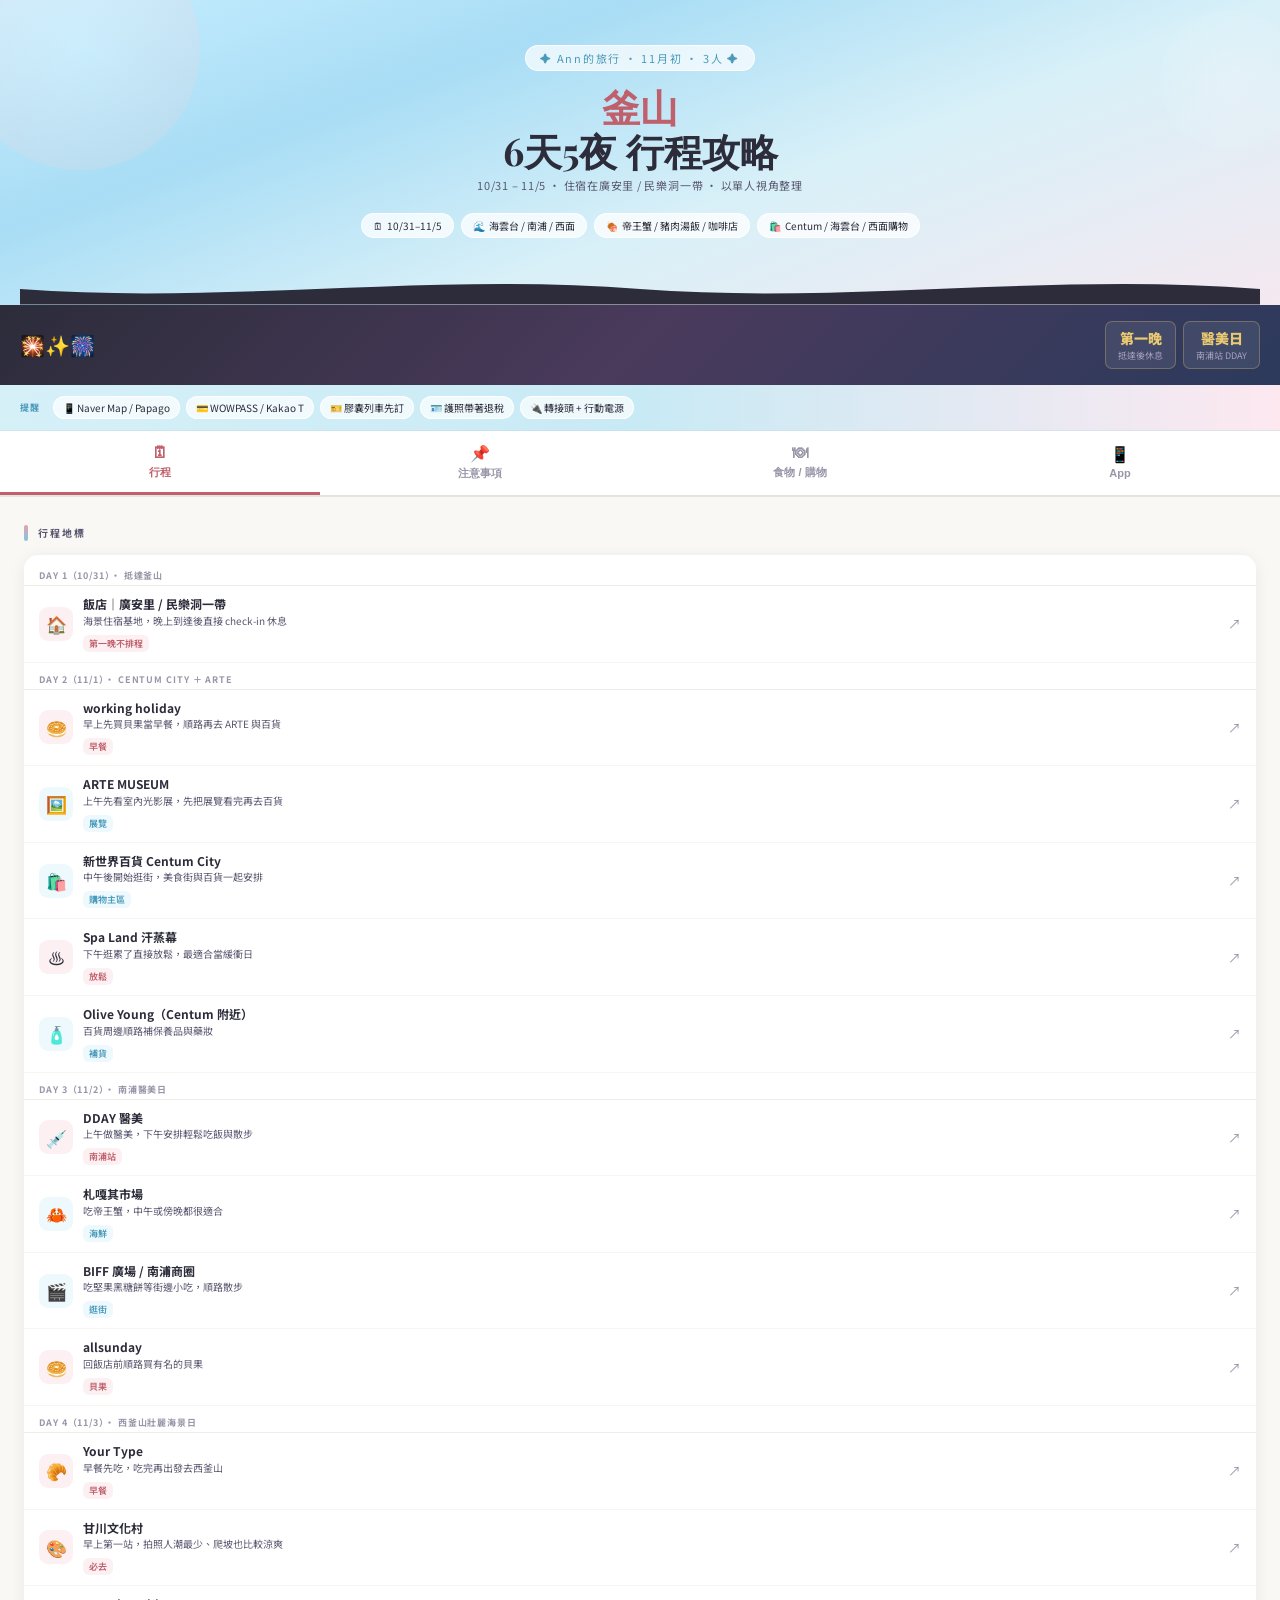
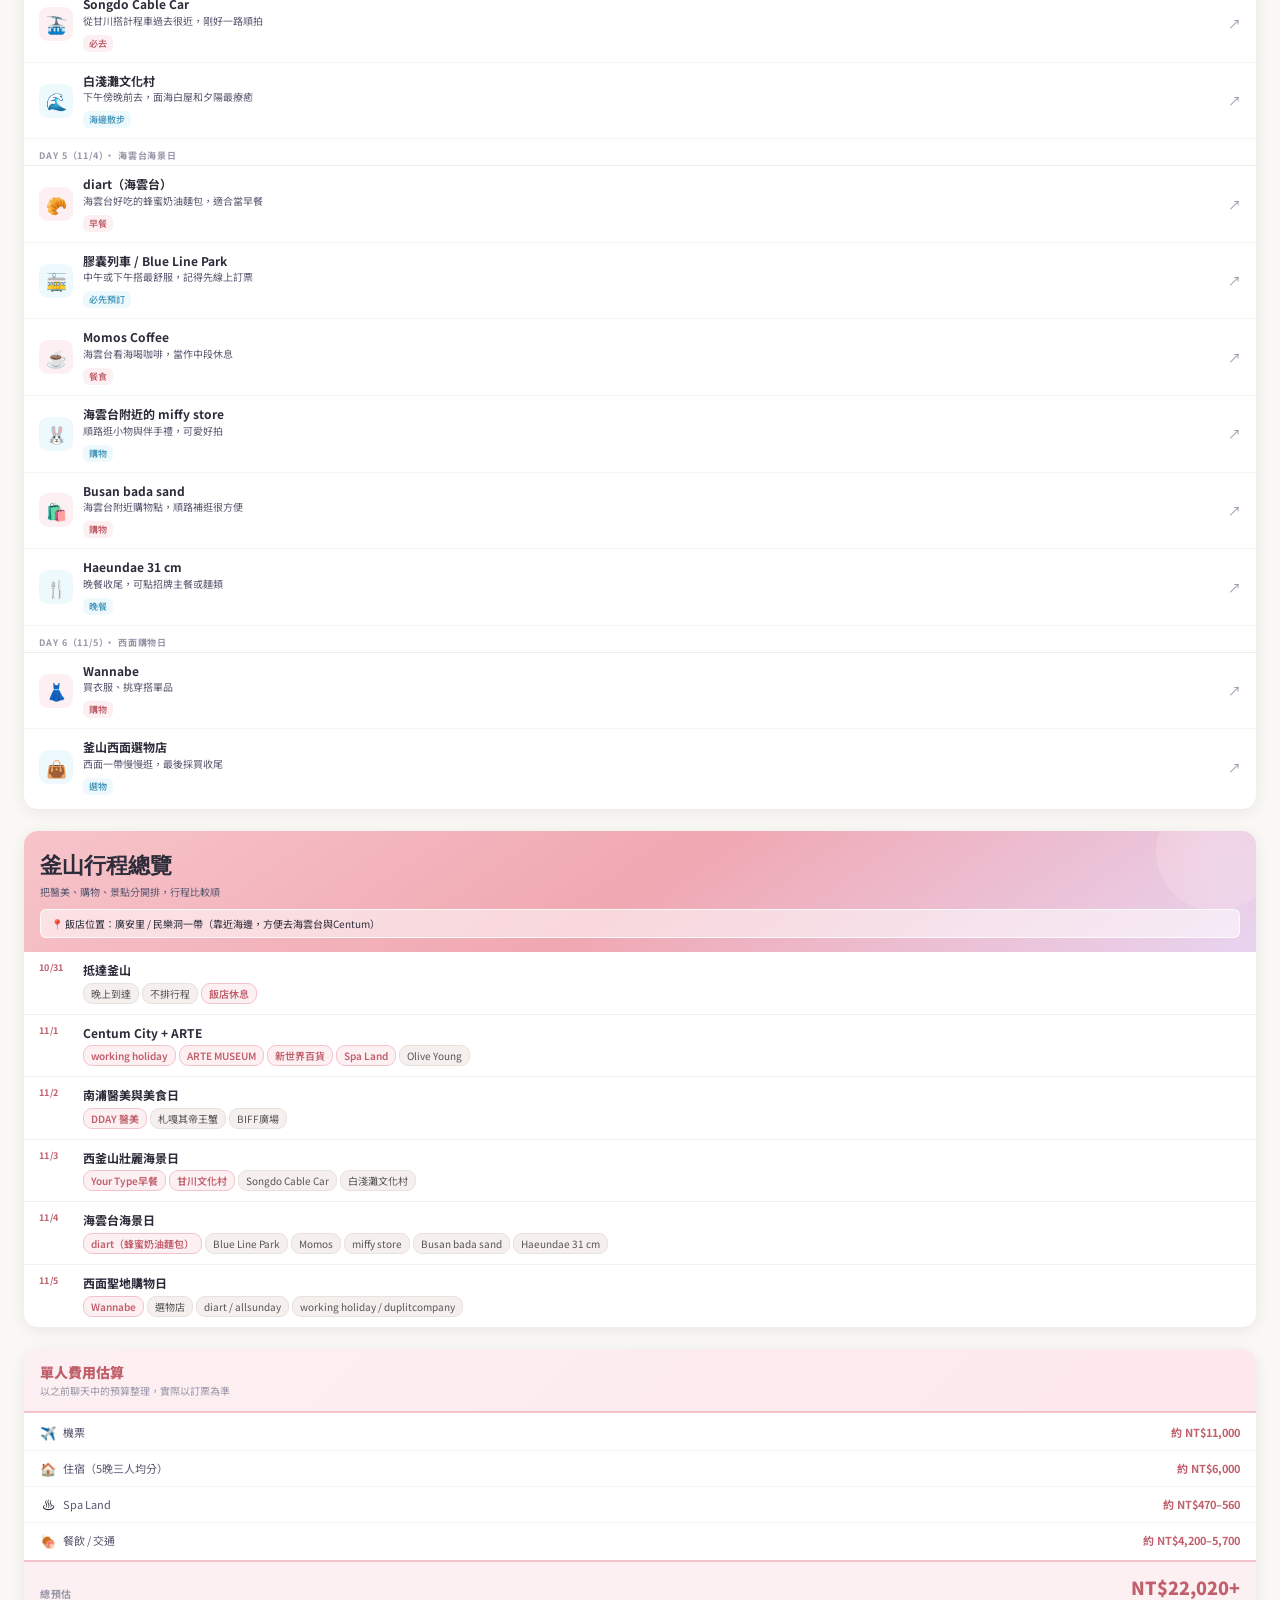
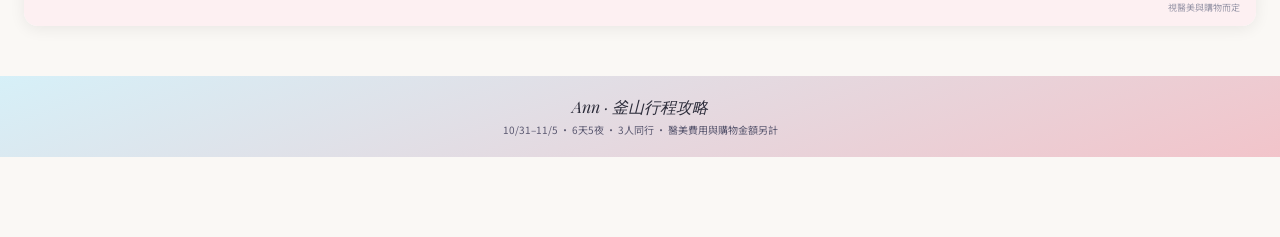
<file: index.html>
<!DOCTYPE html>
<html lang="zh-TW">
<head>
<meta charset="UTF-8">
<meta name="viewport" content="width=device-width, initial-scale=1.0">
<title>Ann · 釜山行程攻略</title>
<style>
@import url('https://fonts.googleapis.com/css2?family=Noto+Sans+TC:wght@300;400;500;700;900&family=Playfair+Display:ital,wght@0,700;1,400&display=swap');
*{margin:0;padding:0;box-sizing:border-box;}
:root{
  --ocean-deep:#4a9abb;--ocean-mid:#7ec8e3;--ocean-light:#d6f0f8;--ocean-foam:#eef9fd;
  --busan-rose:#e8a0a8;--busan-petal:#f2c4ca;--busan-blush:#fdf0f2;--busan-deep:#c0606c;
  --white:#fff;--sand:#faf8f5;--shell:#f5f0ed;--border:#e8e2dc;
  --ink:#2c2c3a;--ink-soft:#5a5870;--ink-faint:#9896a8;
  --gold:#d4a843;--purple-deep:#4a3a5c;
}
body{font-family:'Noto Sans TC',sans-serif;background:var(--sand);color:var(--ink);padding-bottom:80px;}
.hero{background:linear-gradient(160deg,#c8eeff 0%,#a8ddf5 30%,#d8f0f8 60%,#f5e8f0 100%);padding:44px 20px 0;text-align:center;position:relative;overflow:hidden;}
.hero::before{content:'';position:absolute;width:240px;height:240px;border-radius:50%;background:radial-gradient(circle,#fff,var(--busan-petal));top:-70px;left:-40px;opacity:.2;}
.hero::after{content:'';position:absolute;width:140px;height:140px;border-radius:50%;background:radial-gradient(circle,#fff,var(--ocean-light));top:10px;right:-20px;opacity:.2;}
.hero-inner{position:relative;z-index:1;}
.hero-tag{display:inline-block;background:rgba(255,255,255,.7);border:1px solid rgba(255,255,255,.9);border-radius:20px;font-size:11px;letter-spacing:.16em;color:var(--ocean-deep);padding:4px 14px;margin-bottom:14px;}
.hero-title{font-family:'Playfair Display',serif;font-size:32px;font-weight:700;line-height:1.15;color:var(--ink);margin-bottom:5px;}
.hero-title .bw{color:var(--busan-deep);}
.hero-subtitle{font-size:11px;color:var(--ink-soft);letter-spacing:.07em;margin-bottom:20px;}
.hero-pills{display:flex;justify-content:center;gap:7px;flex-wrap:wrap;margin-bottom:28px;}
.hero-pill{background:rgba(255,255,255,.75);border:1px solid rgba(255,255,255,.95);border-radius:18px;padding:4px 11px;font-size:10px;color:var(--ink);display:flex;align-items:center;gap:4px;}
.wave-top{width:100%;overflow:hidden;line-height:0;margin-top:-1px;}
.wave-top svg{display:block;width:100%;}
.fw-banner{background:linear-gradient(135deg,#2c2c3a,#4a3a5c,#2c3a5c);padding:16px 20px;display:flex;flex-wrap:wrap;gap:12px;align-items:center;position:relative;overflow:hidden;}
.fw-top{display:flex;align-items:center;gap:10px;flex:1;min-width:180px;}
.fw-emoji{font-size:20px;flex-shrink:0;}
.fw-title-block h3{font-size:9px;letter-spacing:.16em;text-transform:uppercase;color:#e8c870;margin-bottom:2px;}
.fw-title-block h2{font-size:14px;font-weight:700;color:#fff;line-height:1.3;text-shadow:0 0 18px rgba(232,200,112,.3);}
.fw-title-block p{font-size:10px;color:#a8a0c0;margin-top:2px;}
.fw-pills{display:flex;gap:7px;flex-wrap:wrap;}
.fw-pill{background:rgba(255,255,255,.08);border:1px solid rgba(232,200,112,.3);border-radius:7px;padding:6px 12px;text-align:center;}
.fw-pill .fval{font-size:14px;font-weight:900;color:#e8c870;}
.fw-pill .flbl{font-size:9px;color:#a8a0c0;margin-top:1px;}
.weather-strip{background:linear-gradient(90deg,var(--ocean-light),#c8eaf5,#fde8f0);border-bottom:1px solid rgba(200,220,230,.5);padding:11px 20px;display:flex;align-items:center;gap:12px;flex-wrap:wrap;}
.weather-label{font-size:9px;letter-spacing:.16em;color:var(--ocean-deep);text-transform:uppercase;font-weight:700;flex-shrink:0;}
.weather-chips{display:flex;gap:6px;flex-wrap:wrap;}
.weather-chip{display:flex;align-items:center;gap:3px;background:rgba(255,255,255,.7);border:1px solid rgba(255,255,255,.95);border-radius:13px;padding:3px 9px;font-size:10px;}
.tab-nav{position:sticky;top:0;z-index:100;background:var(--white);border-bottom:2px solid var(--border);display:flex;overflow-x:auto;-webkit-overflow-scrolling:touch;scrollbar-width:none;}
.tab-nav::-webkit-scrollbar{display:none;}
.tab-btn{flex:1;min-width:80px;padding:13px 6px 11px;text-align:center;font-size:11px;font-weight:700;color:var(--ink-faint);border:none;background:none;cursor:pointer;border-bottom:3px solid transparent;white-space:nowrap;transition:color .2s,border-color .2s;}
.tab-btn.active{color:var(--busan-deep);border-bottom-color:var(--busan-deep);}
.tab-btn .t-icon{font-size:16px;display:block;margin-bottom:3px;}
.page{display:none;padding:20px 16px;}
.page.active{display:block;}
.sec-head{display:flex;align-items:center;gap:10px;margin-bottom:14px;margin-top:20px;}
.sec-head:first-child{margin-top:0;}
.sec-head::before{content:'';width:4px;height:16px;border-radius:2px;background:linear-gradient(to bottom,var(--busan-rose),var(--ocean-mid));flex-shrink:0;}
.sec-head h2{font-size:10px;letter-spacing:.2em;text-transform:uppercase;color:var(--ink-soft);font-weight:700;}
.landmark-grid{background:#fff;border-radius:14px;box-shadow:0 3px 16px rgba(0,0,0,.07);padding:4px 0;margin-bottom:22px;}
.landmark-day{padding:7px 15px 3px;font-size:9px;font-weight:700;letter-spacing:.1em;text-transform:uppercase;color:var(--ink-faint);border-bottom:1px solid #f0ece8;margin-top:3px;}
.landmark-item{display:flex;align-items:center;padding:10px 15px;border-bottom:1px solid #f8f4f2;gap:10px;cursor:pointer;text-decoration:none;color:inherit;}
.landmark-item:last-child{border-bottom:none;}
.lm-icon{width:34px;height:34px;border-radius:9px;display:flex;align-items:center;justify-content:center;font-size:17px;flex-shrink:0;}
.lm-icon.busan{background:var(--busan-blush);}
.lm-icon.ocean{background:var(--ocean-foam);}
.lm-info{flex:1;}
.lm-name{font-size:12px;font-weight:700;color:var(--ink);line-height:1.3;}
.lm-sub{font-size:10px;color:var(--ink-soft);margin-top:1px;}
.lm-tag{font-size:9px;padding:2px 6px;border-radius:6px;margin-top:3px;display:inline-block;font-weight:600;}
.lm-tag.b{background:var(--busan-blush);color:var(--busan-deep);}
.lm-tag.o{background:var(--ocean-foam);color:var(--ocean-deep);}
.lm-arrow{font-size:13px;color:var(--ink-faint);flex-shrink:0;}
.itin-card,.cost-card,.card{background:#fff;border-radius:14px;overflow:hidden;box-shadow:0 3px 16px rgba(0,0,0,.07);margin-bottom:22px;}
.itin-header{padding:18px 16px 14px;background:linear-gradient(145deg,#f7c4ca,#f0a8b2,#e8d4f0);position:relative;overflow:hidden;}
.itin-header::before{content:'';position:absolute;width:120px;height:120px;border-radius:50%;background:radial-gradient(circle,#fff,#ffdde0);top:-40px;right:-20px;opacity:.25;}
.itin-name{font-family:'Playfair Display',serif;font-size:22px;font-weight:700;color:var(--ink);}
.itin-sub{font-size:10px;color:var(--ink-soft);margin-top:3px;}
.itin-hotel{margin-top:10px;background:rgba(255,255,255,.55);border:1px solid rgba(255,255,255,.8);border-radius:6px;padding:6px 10px;font-size:10px;color:var(--ink);}
.day-row{display:grid;grid-template-columns:44px 1fr;padding:10px 15px;border-bottom:1px solid #f5f0f0;}
.day-row:last-child{border-bottom:none;}
.day-label{font-size:9px;font-weight:700;letter-spacing:.04em;color:var(--busan-deep);line-height:1.4;text-transform:uppercase;}
.day-title{font-size:12px;font-weight:700;color:var(--ink);margin-bottom:5px;line-height:1.3;}
.chips{display:flex;flex-wrap:wrap;gap:3px;}
.chip{font-size:10px;padding:2px 7px;border-radius:9px;}
.cp{background:var(--shell);border:1px solid var(--border);color:#555;}
.cb{background:var(--busan-blush);border:1px solid var(--busan-petal);color:var(--busan-deep);font-weight:600;}
.co{background:var(--ocean-foam);border:1px solid var(--ocean-light);color:var(--ocean-deep);font-weight:600;}
.cost-hdr{padding:13px 16px;background:linear-gradient(135deg,var(--busan-blush),#fde8ec);border-bottom:2px solid var(--busan-petal);}
.cost-dest{font-size:14px;font-weight:900;color:var(--busan-deep);}
.cost-per{font-size:10px;color:var(--ink-faint);margin-top:1px;}
.cost-rows{padding:2px 0;}
.cost-row{display:flex;align-items:center;padding:8px 16px;border-bottom:1px solid #f8f4f4;gap:7px;}
.cost-row:last-child{border-bottom:none;}
.cost-row .ic{font-size:13px;flex-shrink:0;width:16px;text-align:center;}
.cost-row .lbl{flex:1;color:var(--ink-soft);font-size:11px;}
.cost-row .val{font-weight:700;font-size:11px;text-align:right;white-space:nowrap;color:var(--busan-deep);}
.cost-tot{display:flex;align-items:center;justify-content:space-between;padding:12px 16px;border-top:2px solid var(--busan-petal);background:var(--busan-blush);}
.tot-lbl{font-size:10px;font-weight:700;text-transform:uppercase;letter-spacing:.07em;color:var(--ink-faint);}
.tot-amt{font-size:18px;font-weight:900;color:var(--busan-deep);}
.tot-rng{font-size:9px;color:var(--ink-faint);text-align:right;margin-top:1px;}
.med-intro{background:linear-gradient(135deg,var(--busan-blush),var(--ocean-foam));border-radius:12px;padding:14px;margin-bottom:16px;border:1px solid var(--border);}
.med-intro p{font-size:11px;line-height:1.7;color:var(--ink-soft);}
.med-intro strong{color:var(--ink);}
.med-cat-header{display:flex;align-items:center;gap:8px;margin-bottom:10px;margin-top:18px;}
.med-cat-dot{width:9px;height:9px;border-radius:50%;flex-shrink:0;}
.med-cat-title{font-size:10px;font-weight:700;letter-spacing:.08em;text-transform:uppercase;color:var(--ink);}
.med-cards{display:flex;flex-direction:column;gap:8px;}
.med-card{background:#fff;border-radius:11px;box-shadow:0 2px 10px rgba(0,0,0,.05);overflow:hidden;display:grid;grid-template-columns:3px 1fr;border:1px solid var(--border);}
.med-card-bar{width:3px;}
.med-card-body{padding:11px 13px;}
.med-card-top{display:flex;align-items:flex-start;justify-content:space-between;gap:8px;margin-bottom:5px;}
.med-name{font-size:12px;font-weight:700;color:var(--ink);line-height:1.3;}
.med-price{font-size:10px;color:var(--ink-faint);font-weight:500;white-space:nowrap;flex-shrink:0;}
.med-row{display:flex;gap:5px;flex-wrap:wrap;margin-bottom:5px;}
.med-badge{font-size:9px;padding:2px 7px;border-radius:7px;font-weight:600;}
.med-badge.recovery{background:#fff3e0;color:#e67e22;}
.med-badge.pain{background:#fce4ec;color:#c0606c;}
.med-badge.popular{background:#e8f5e9;color:#2e7d32;}
.med-badge.note{background:var(--ocean-foam);color:var(--ocean-deep);}
.med-desc{font-size:10px;color:var(--ink-soft);line-height:1.6;}
.med-tip{background:linear-gradient(135deg,#fff8e1,#fff3cd);border-radius:10px;padding:12px 14px;margin-top:16px;border:1px solid #ffe0a0;}
.med-tip-title{font-size:11px;font-weight:700;color:#b8860b;margin-bottom:6px;}
.med-tip-body{font-size:11px;color:#666;line-height:1.7;}
.med-clinic-cards{display:grid;grid-template-columns:1fr 1fr;gap:9px;margin-top:14px;}
.med-clinic{background:#fff;border-radius:11px;padding:11px;box-shadow:0 2px 10px rgba(0,0,0,.05);border:1px solid var(--border);}
.med-clinic-header{display:flex;align-items:center;gap:6px;margin-bottom:5px;}
.med-clinic-dot{width:7px;height:7px;border-radius:50%;}
.med-clinic-name{font-size:11px;font-weight:700;color:var(--ink);line-height:1.3;}
.med-clinic-loc{font-size:10px;color:var(--ink-faint);margin-bottom:4px;}
.med-clinic-tags{display:flex;flex-wrap:wrap;gap:3px;}
.med-clinic-tag{font-size:9px;padding:2px 6px;border-radius:6px;background:var(--shell);color:var(--ink-soft);}
.med-clinic-rating{font-size:10px;color:var(--gold);font-weight:700;margin-top:4px;}
.clinic-links{display:flex;gap:4px;flex-wrap:wrap;margin-top:6px;}
.clinic-link{font-size:9px;padding:2px 8px;border-radius:5px;text-decoration:none;font-weight:600;}
.clinic-link.b{color:var(--busan-deep);background:var(--busan-blush);border:1px solid var(--busan-petal);}
.clinic-link.o{color:var(--ocean-deep);background:var(--ocean-foam);border:1px solid var(--ocean-light);}
.luggage-grid{display:grid;grid-template-columns:1fr 1fr;gap:8px;}
.luggage-card{background:#fff;border-radius:11px;padding:12px;box-shadow:0 2px 10px rgba(0,0,0,.05);border:1px solid var(--border);}
.luggage-card-title{font-size:10px;font-weight:700;color:var(--ink-soft);text-transform:uppercase;letter-spacing:.07em;margin-bottom:8px;display:flex;align-items:center;gap:5px;}
.luggage-item{display:flex;align-items:flex-start;gap:7px;padding:4px 0;border-bottom:1px solid #f5f2ee;font-size:11px;color:var(--ink);}
.luggage-item:last-child{border-bottom:none;}
.luggage-item input[type=checkbox]{width:14px;height:14px;accent-color:var(--busan-deep);flex-shrink:0;margin-top:1px;cursor:pointer;}
.luggage-item label{cursor:pointer;line-height:1.4;flex:1;}
.luggage-item label small{display:block;font-size:9px;color:var(--ink-faint);}
.luggage-note{background:linear-gradient(135deg,var(--busan-blush),var(--ocean-foam));border-radius:10px;padding:11px 13px;margin-top:14px;font-size:11px;line-height:1.65;color:var(--ink-soft);border:1px solid var(--border);}
.luggage-note strong{color:var(--ink);}
.tips-grid{display:grid;grid-template-columns:1fr 1fr;gap:10px;margin-bottom:20px;}
.tip{background:#fff;border-radius:12px;padding:14px;box-shadow:0 2px 10px rgba(0,0,0,.05);position:relative;overflow:hidden;}
.tip::after{content:'';position:absolute;bottom:0;left:0;right:0;height:3px;}
.tip.ocean::after{background:linear-gradient(90deg,var(--ocean-mid),var(--ocean-light));}
.tip.busan::after{background:linear-gradient(90deg,var(--busan-rose),var(--busan-petal));}
.tip.dark::after{background:linear-gradient(90deg,#4a3a5c,#7ec8e3);}
.tip-em{font-size:18px;margin-bottom:7px;}
.tip-title{font-size:10px;font-weight:700;text-transform:uppercase;letter-spacing:.07em;color:var(--ink-soft);margin-bottom:4px;}
.tip-body{font-size:11px;line-height:1.6;color:#555;}
.app-cards{display:flex;flex-direction:column;gap:10px;}
.app-card{background:#fff;border-radius:14px;padding:16px;box-shadow:0 2px 12px rgba(0,0,0,.07);border:1px solid var(--border);display:flex;gap:14px;align-items:flex-start;}
.app-icon{width:52px;height:52px;border-radius:13px;display:flex;align-items:center;justify-content:center;font-size:26px;flex-shrink:0;}
.app-info{flex:1;}
.app-name{font-size:14px;font-weight:900;color:var(--ink);margin-bottom:2px;}
.app-sub{font-size:10px;color:var(--ink-faint);margin-bottom:6px;}
.app-desc{font-size:11px;color:var(--ink-soft);line-height:1.6;}
.app-tags{display:flex;gap:5px;flex-wrap:wrap;margin-top:7px;}
.app-tag{font-size:10px;padding:2px 8px;border-radius:8px;font-weight:600;}
.app-tag.b{background:var(--busan-blush);color:var(--busan-deep);}
.app-tag.o{background:var(--ocean-foam);color:var(--ocean-deep);}
.app-tag.g{background:#e8f5e9;color:#2e7d32;}
.app-tag.d{background:#ede7f6;color:#5e35b1;}
.app-tag.y{background:#fff8e1;color:#f57f17;}
.app-dl-row{display:flex;gap:6px;margin-top:8px;flex-wrap:wrap;}
.app-dl-btn{font-size:10px;padding:5px 12px;border-radius:8px;text-decoration:none;font-weight:700;display:inline-flex;align-items:center;gap:4px;}
.app-dl-btn.ios{background:#000;color:#fff;}
.app-dl-btn.android{background:#01875f;color:#fff;}
.footer-wave{background:linear-gradient(160deg,var(--ocean-light),var(--busan-petal));padding:20px;text-align:center;}
.footer-brand{font-family:'Playfair Display',serif;font-size:16px;font-style:italic;color:var(--ink);margin-bottom:3px;}
.footer-text{font-size:10px;color:var(--ink-soft);}
.entry-section{margin-bottom:20px;}
.entry-card{background:#fff;border-radius:14px;overflow:hidden;box-shadow:0 3px 16px rgba(0,0,0,.07);margin-bottom:14px;border:1px solid var(--border);}
.entry-card-header{padding:14px 16px 12px;display:flex;align-items:center;gap:11px;}
.entry-card-header.blue{background:linear-gradient(135deg,#3a7bd5,#5a9ef5);}
.entry-card-header.orange{background:linear-gradient(135deg,#e8834a,#f0a060);}
.entry-card-header.red{background:linear-gradient(135deg,#c0606c,#e8a0a8);}
.entry-num{width:30px;height:30px;border-radius:50%;background:rgba(255,255,255,.25);color:#fff;font-size:14px;font-weight:900;display:flex;align-items:center;justify-content:center;flex-shrink:0;}
.entry-header-text h3{font-size:13px;font-weight:900;color:#fff;line-height:1.2;}
.entry-header-text p{font-size:10px;color:rgba(255,255,255,.8);margin-top:2px;}
.entry-body{padding:12px 16px;}
.entry-body ul{list-style:none;display:flex;flex-direction:column;gap:5px;}
.entry-body ul li{font-size:11px;color:var(--ink-soft);padding-left:14px;position:relative;line-height:1.5;}
.entry-body ul li::before{content:'·';position:absolute;left:0;color:var(--busan-rose);font-weight:900;}
.entry-body ul li strong{color:var(--ink);}
.entry-table{width:100%;border-collapse:collapse;margin-top:10px;font-size:10px;}
.entry-table th{background:var(--shell);color:var(--ink-soft);font-weight:700;padding:6px 8px;text-align:left;border:1px solid var(--border);}
.entry-table td{padding:6px 8px;border:1px solid var(--border);color:var(--ink);line-height:1.4;}
.entry-table td:first-child{font-weight:600;color:var(--ink);}
.entry-table tr:nth-child(even) td{background:#faf8f5;}
.entry-alert{background:linear-gradient(135deg,#fff3e0,#ffe0b2);border-radius:9px;padding:10px 12px;margin-top:10px;border:1px solid #ffcc80;}
.entry-alert p{font-size:11px;color:#e65100;line-height:1.6;}
.entry-alert strong{font-weight:900;}
.entry-highlight{background:linear-gradient(135deg,#e3f2fd,#bbdefb);border-radius:9px;padding:10px 12px;margin-top:10px;border:1px solid #90caf9;}
.entry-highlight p{font-size:11px;color:#1565c0;line-height:1.6;}
.entry-step{display:flex;align-items:flex-start;gap:10px;padding:8px 0;border-bottom:1px solid #f0ece8;}
.entry-step:last-child{border-bottom:none;}
.entry-step-num{width:22px;height:22px;border-radius:50%;background:linear-gradient(135deg,#3a7bd5,#5a9ef5);color:#fff;font-size:11px;font-weight:900;display:flex;align-items:center;justify-content:center;flex-shrink:0;margin-top:1px;}
.entry-step-text{font-size:11px;color:var(--ink);line-height:1.5;}
.entry-step-text strong{color:var(--busan-deep);}
@media(min-width:600px){.page{padding:28px 24px;}.med-cards{display:grid;grid-template-columns:1fr 1fr;}.luggage-grid{grid-template-columns:1fr 1fr 1fr;}.tips-grid{grid-template-columns:repeat(3,1fr);}.hero-title{font-size:38px;}}
</style>
</head>
<body>
<div class="hero">
  <div class="hero-inner">
    <div class="hero-tag">✦ Ann的旅行 · 11月初 · 3人 ✦</div>
    <h1 class="hero-title"><span class="bw">釜山</span><br>6天5夜 行程攻略</h1>
    <p class="hero-subtitle">10/31 – 11/5 · 住宿在廣安里 / 民樂洞一帶 · 以單人視角整理</p>
    <div class="hero-pills">
      <div class="hero-pill"><span>🗓</span>10/31–11/5</div>
      <div class="hero-pill"><span>🌊</span>海雲台 / 南浦 / 西面</div>
      <div class="hero-pill"><span>🍖</span>帝王蟹 / 豬肉湯飯 / 咖啡店</div>
      <div class="hero-pill"><span>🛍️</span>Centum / 海雲台 / 西面購物</div>
    </div>
  </div>
  <div class="wave-top">
    <svg viewBox="0 0 1440 46" fill="none" xmlns="http://www.w3.org/2000/svg" preserveAspectRatio="none">
      <path d="M0,28 C240,46 480,8 720,28 C960,46 1200,8 1440,28 L1440,46 L0,46 Z" fill="#2c2c3a"/>
    </svg>
  </div>
</div>
<div class="fw-banner">
  <div class="fw-top">
    <div class="fw-emoji">🎇✨🎆</div>
    <div class="fw-title-block">
    </div>
  </div>
  <div class="fw-pills">
    <div class="fw-pill"><div class="fval">第一晚</div><div class="flbl">抵達後休息</div></div>
    <div class="fw-pill"><div class="fval">醫美日</div><div class="flbl">南浦站 DDAY</div></div>
  </div>
</div>
<div class="weather-strip">
  <div class="weather-label">提醒</div>
  <div class="weather-chips">
    <div class="weather-chip">📱 Naver Map / Papago</div>
    <div class="weather-chip">💳 WOWPASS / Kakao T</div>
    <div class="weather-chip">🎫 膠囊列車先訂</div>
    <div class="weather-chip">🪪 護照帶著退稅</div>
    <div class="weather-chip">🔌 轉接頭 + 行動電源</div>
  </div>
</div>
<div class="tab-nav" id="tabNav">
  <button class="tab-btn active" onclick="switchTab('itinerary',this)"><span class="t-icon">🗓</span>行程</button>
  <button class="tab-btn" onclick="switchTab('checklist',this)"><span class="t-icon">📌</span>注意事項</button>
  <button class="tab-btn" onclick="switchTab('foodshop',this)"><span class="t-icon">🍽</span>食物 / 購物</button>
  <button class="tab-btn" onclick="switchTab('apps',this)"><span class="t-icon">📱</span>App</button>
</div>
<div id="tab-itinerary" class="page active">
  <div class="sec-head"><h2>行程地標</h2></div>
  <div class="landmark-grid">
    <div class="landmark-day">Day 1（10/31）· 抵達釜山</div>
    <a class="landmark-item" href="https://maps.google.com/?q=%EA%B4%91%EC%95%88%EB%A1%9C61%EB%B2%88%EA%B8%B8%2C%EB%AF%BC%EB%9D%BD%EB%8F%99%2C%EC%88%98%EC%98%81%EA%B5%AC%2C%EB%B6%80%EC%82%B0" target="_blank"><div class="lm-icon busan">🏠</div><div class="lm-info"><div class="lm-name">飯店｜廣安里 / 民樂洞一帶</div><div class="lm-sub">海景住宿基地，晚上到達後直接 check-in 休息</div><span class="lm-tag b">第一晚不排程</span></div><div class="lm-arrow">↗</div></a>
    <div class="landmark-day">Day 2（11/1）· Centum City ＋ ARTE</div>
    <a class="landmark-item" href="https://maps.google.com/?q=working%20holiday%20Busan" target="_blank"><div class="lm-icon busan">🥯</div><div class="lm-info"><div class="lm-name">working holiday</div><div class="lm-sub">早上先買貝果當早餐，順路再去 ARTE 與百貨</div><span class="lm-tag b">早餐</span></div><div class="lm-arrow">↗</div></a>
    <a class="landmark-item" href="https://maps.google.com/?q=ARTE%20MUSEUM%20Busan" target="_blank"><div class="lm-icon ocean">🖼️</div><div class="lm-info"><div class="lm-name">ARTE MUSEUM</div><div class="lm-sub">上午先看室內光影展，先把展覽看完再去百貨</div><span class="lm-tag o">展覽</span></div><div class="lm-arrow">↗</div></a>
    <a class="landmark-item" href="https://maps.google.com/?q=Shinsegae%20Centum%20City%20Busan" target="_blank"><div class="lm-icon ocean">🛍️</div><div class="lm-info"><div class="lm-name">新世界百貨 Centum City</div><div class="lm-sub">中午後開始逛街，美食街與百貨一起安排</div><span class="lm-tag o">購物主區</span></div><div class="lm-arrow">↗</div></a>
    <a class="landmark-item" href="https://maps.google.com/?q=Spa%20Land%20Centum%20City%20Busan" target="_blank"><div class="lm-icon busan">♨️</div><div class="lm-info"><div class="lm-name">Spa Land 汗蒸幕</div><div class="lm-sub">下午逛累了直接放鬆，最適合當緩衝日</div><span class="lm-tag b">放鬆</span></div><div class="lm-arrow">↗</div></a>
    <a class="landmark-item" href="https://maps.google.com/?q=Olive%20Young%20Centum%20City%20Busan" target="_blank"><div class="lm-icon ocean">🧴</div><div class="lm-info"><div class="lm-name">Olive Young（Centum 附近）</div><div class="lm-sub">百貨周邊順路補保養品與藥妝</div><span class="lm-tag o">補貨</span></div><div class="lm-arrow">↗</div></a>
    <div class="landmark-day">Day 3（11/2）· 南浦醫美日</div>
    <a class="landmark-item" href="https://maps.google.com/?q=DDAY%20Nampo%20Busan" target="_blank"><div class="lm-icon busan">💉</div><div class="lm-info"><div class="lm-name">DDAY 醫美</div><div class="lm-sub">上午做醫美，下午安排輕鬆吃飯與散步</div><span class="lm-tag b">南浦站</span></div><div class="lm-arrow">↗</div></a>
    <a class="landmark-item" href="https://maps.google.com/?q=Jagalchi%20Market%20Busan" target="_blank"><div class="lm-icon ocean">🦀</div><div class="lm-info"><div class="lm-name">札嘎其市場</div><div class="lm-sub">吃帝王蟹，中午或傍晚都很適合</div><span class="lm-tag o">海鮮</span></div><div class="lm-arrow">↗</div></a>
    <a class="landmark-item" href="https://maps.google.com/?q=BIFF%20Square%20Busan" target="_blank"><div class="lm-icon ocean">🎬</div><div class="lm-info"><div class="lm-name">BIFF 廣場 / 南浦商圈</div><div class="lm-sub">吃堅果黑糖餅等街邊小吃，順路散步</div><span class="lm-tag o">逛街</span></div><div class="lm-arrow">↗</div></a>
    <a class="landmark-item" href="https://maps.google.com/?q=allsunday%20bagel%20Busan" target="_blank"><div class="lm-icon busan">🥯</div><div class="lm-info"><div class="lm-name">allsunday</div><div class="lm-sub">回飯店前順路買有名的貝果</div><span class="lm-tag b">貝果</span></div><div class="lm-arrow">↗</div></a>
    <div class="landmark-day">Day 4（11/3）· 西釜山壯麗海景日</div>
    <a class="landmark-item" href="https://maps.google.com/?q=Your%20Type%20Busan" target="_blank"><div class="lm-icon busan">🥐</div><div class="lm-info"><div class="lm-name">Your Type</div><div class="lm-sub">早餐先吃，吃完再出發去西釜山</div><span class="lm-tag b">早餐</span></div><div class="lm-arrow">↗</div></a>
    <a class="landmark-item" href="https://maps.google.com/?q=Gamcheon%20Culture%20Village%20Busan" target="_blank"><div class="lm-icon busan">🎨</div><div class="lm-info"><div class="lm-name">甘川文化村</div><div class="lm-sub">早上第一站，拍照人潮最少、爬坡也比較涼爽</div><span class="lm-tag b">必去</span></div><div class="lm-arrow">↗</div></a>
    <a class="landmark-item" href="https://maps.google.com/?q=Songdo%20Cable%20Car%20Busan" target="_blank"><div class="lm-icon busan">🚠</div><div class="lm-info"><div class="lm-name">Songdo Cable Car</div><div class="lm-sub">從甘川搭計程車過去很近，剛好一路順拍</div><span class="lm-tag b">必去</span></div><div class="lm-arrow">↗</div></a>
    <a class="landmark-item" href="https://maps.google.com/?q=White%20Beach%20Culture%20Village%20Busan" target="_blank"><div class="lm-icon ocean">🌊</div><div class="lm-info"><div class="lm-name">白淺灘文化村</div><div class="lm-sub">下午傍晚前去，面海白屋和夕陽最療癒</div><span class="lm-tag o">海邊散步</span></div><div class="lm-arrow">↗</div></a>
    <div class="landmark-day">Day 5（11/4）· 海雲台海景日</div>
    <a class="landmark-item" href="https://maps.google.com/?q=diart%20Haeundae%20Busan" target="_blank"><div class="lm-icon busan">🥐</div><div class="lm-info"><div class="lm-name">diart（海雲台）</div><div class="lm-sub">海雲台好吃的蜂蜜奶油麵包，適合當早餐</div><span class="lm-tag b">早餐</span></div><div class="lm-arrow">↗</div></a>
    <a class="landmark-item" href="https://maps.google.com/?q=Haeundae%20Blue%20Line%20Park" target="_blank"><div class="lm-icon ocean">🚋</div><div class="lm-info"><div class="lm-name">膠囊列車 / Blue Line Park</div><div class="lm-sub">中午或下午搭最舒服，記得先線上訂票</div><span class="lm-tag o">必先預訂</span></div><div class="lm-arrow">↗</div></a>
    <a class="landmark-item" href="https://maps.google.com/?q=Momos%20Haeundae%20Busan" target="_blank"><div class="lm-icon busan">☕</div><div class="lm-info"><div class="lm-name">Momos Coffee</div><div class="lm-sub">海雲台看海喝咖啡，當作中段休息</div><span class="lm-tag b">餐食</span></div><div class="lm-arrow">↗</div></a>
    <a class="landmark-item" href="https://maps.google.com/?q=miffy%20store%20Haeundae%20Busan" target="_blank"><div class="lm-icon ocean">🐰</div><div class="lm-info"><div class="lm-name">海雲台附近的 miffy store</div><div class="lm-sub">順路逛小物與伴手禮，可愛好拍</div><span class="lm-tag o">購物</span></div><div class="lm-arrow">↗</div></a>
    <a class="landmark-item" href="https://maps.google.com/?q=Busan%20Bada%20Sand" target="_blank"><div class="lm-icon busan">🛍️</div><div class="lm-info"><div class="lm-name">Busan bada sand</div><div class="lm-sub">海雲台附近購物點，順路補逛很方便</div><span class="lm-tag b">購物</span></div><div class="lm-arrow">↗</div></a>
    <a class="landmark-item" href="https://maps.google.com/?q=Haeundae%2031cm%20Busan" target="_blank"><div class="lm-icon ocean">🍴</div><div class="lm-info"><div class="lm-name">Haeundae 31 cm</div><div class="lm-sub">晚餐收尾，可點招牌主餐或麵類</div><span class="lm-tag o">晚餐</span></div><div class="lm-arrow">↗</div></a>
    <div class="landmark-day">Day 6（11/5）· 西面購物日</div>
    <a class="landmark-item" href="https://maps.google.com/?q=Wannabe%20Seomyeon%20Busan" target="_blank"><div class="lm-icon busan">👗</div><div class="lm-info"><div class="lm-name">Wannabe</div><div class="lm-sub">買衣服、挑穿搭單品</div><span class="lm-tag b">購物</span></div><div class="lm-arrow">↗</div></a>
    <a class="landmark-item" href="https://maps.google.com/?q=Seomyeon%20select%20shop%20Busan" target="_blank"><div class="lm-icon ocean">👜</div><div class="lm-info"><div class="lm-name">釜山西面選物店</div><div class="lm-sub">西面一帶慢慢逛，最後採買收尾</div><span class="lm-tag o">選物</span></div><div class="lm-arrow">↗</div></a>
  </div>
  <div class="cost-card">
    <div class="itin-header"><div class="itin-name">釜山行程總覽</div><div class="itin-sub">把醫美、購物、景點分開排，行程比較順</div><div class="itin-hotel">📍 飯店位置：廣安里 / 民樂洞一帶（靠近海邊，方便去海雲台與Centum）</div></div>
    <div class="day-row"><div class="day-label">10/31</div><div><div class="day-title">抵達釜山</div><div class="chips"><span class="chip cp">晚上到達</span><span class="chip cp">不排行程</span><span class="chip cb">飯店休息</span></div></div></div>
    <div class="day-row"><div class="day-label">11/1</div><div><div class="day-title">Centum City + ARTE</div><div class="chips"><span class="chip cb">working holiday</span><span class="chip cb">ARTE MUSEUM</span><span class="chip cb">新世界百貨</span><span class="chip cb">Spa Land</span><span class="chip cp">Olive Young</span></div></div></div>
    <div class="day-row"><div class="day-label">11/2</div><div><div class="day-title">南浦醫美與美食日</div><div class="chips"><span class="chip cb">DDAY 醫美</span><span class="chip cp">札嘎其帝王蟹</span><span class="chip cp">BIFF廣場</span></div></div></div>
    <div class="day-row"><div class="day-label">11/3</div><div><div class="day-title">西釜山壯麗海景日</div><div class="chips"><span class="chip cb">Your Type早餐</span><span class="chip cb">甘川文化村</span><span class="chip cp">Songdo Cable Car</span><span class="chip cp">白淺灘文化村</span></div></div></div>
    <div class="day-row"><div class="day-label">11/4</div><div><div class="day-title">海雲台海景日</div><div class="chips"><span class="chip cb">diart（蜂蜜奶油麵包）</span><span class="chip cp">Blue Line Park</span><span class="chip cp">Momos</span><span class="chip cp">miffy store</span><span class="chip cp">Busan bada sand</span><span class="chip cp">Haeundae 31 cm</span></div></div></div>
    <div class="day-row"><div class="day-label">11/5</div><div><div class="day-title">西面聖地購物日</div><div class="chips"><span class="chip cb">Wannabe</span><span class="chip cp">選物店</span><span class="chip cp">diart / allsunday</span><span class="chip cp">working holiday / duplitcompany</span></div></div></div>
  </div>
  <div class="cost-card">
    <div class="cost-hdr"><div class="cost-dest">單人費用估算</div><div class="cost-per">以之前聊天中的預算整理，實際以訂票為準</div></div>
    <div class="cost-rows">
      <div class="cost-row"><span class="ic">✈️</span><span class="lbl">機票</span><span class="val">約 NT$11,000</span></div>
      <div class="cost-row"><span class="ic">🏠</span><span class="lbl">住宿（5晚三人均分）</span><span class="val">約 NT$6,000</span></div>
      <div class="cost-row"><span class="ic">♨️</span><span class="lbl">Spa Land</span><span class="val">約 NT$470–560</span></div>
      <div class="cost-row"><span class="ic">🍖</span><span class="lbl">餐飲 / 交通</span><span class="val">約 NT$4,200–5,700</span></div>
    </div>
    <div class="cost-tot"><div><div class="tot-lbl">總預估</div></div><div style="text-align:right"><div class="tot-amt">NT$22,020+</div><div class="tot-rng">視醫美與購物而定</div></div></div>
  </div>
</div>
<div id="tab-checklist" class="page">
  <div class="sec-head" style="margin-top:0"><h2>行前注意事項</h2></div>
  <div class="entry-card">
    <div class="entry-card-header blue"><div class="entry-num">★</div><div class="entry-header-text"><h3>一定要先裝的 App</h3><p>釜山自由行最實用工具</p></div></div>
    <div class="entry-body">
      <ul>
        <li><strong>Naver Map</strong>：韓國導航最準</li>
        <li><strong>Naver Translate / Papago</strong>：翻譯最實用</li>
        <li><strong>Kakao T / Uber</strong>：叫車</li>
        <li><strong>WOWPASS</strong>：交通 / 付款 / 換匯</li>
        <li><strong>Blue Line Park</strong>：膠囊列車先預約</li>
      </ul>
    </div>
  </div>
  <div class="entry-card">
    <div class="entry-card-header orange"><div class="entry-num">1</div><div class="entry-header-text"><h3>行李與使用提醒</h3><p>出發前先確認</p></div></div>
    <div class="entry-body">
      <ul>
        <li><strong>護照</strong>與信用卡帶好，退稅要用</li>
        <li><strong>行動電源</strong>隨身帶，不要託運</li>
        <li><strong>韓國轉接頭</strong>記得準備</li>
        <li><strong>Spa Land</strong> 排在醫美之前</li>
        <li><strong>醫美日</strong>行程排鬆一點，下午不要太累</li>
      </ul>
    </div>
  </div>
  <div class="entry-card">
    <div class="entry-card-header red"><div class="entry-num">2</div><div class="entry-header-text"><h3>吃東西與走路節奏</h3><p>把路線排在同區域比較順</p></div></div>
    <div class="entry-body">
      <ul>
        <li>海雲台那天可以把 <strong>Momos / miffy store / Haeundae 31 cm</strong> 一次解決</li>
        <li>南浦那天建議 <strong>醫美 + 札嘎其 + BIFF</strong> 一起排</li>
        <li>西面那天就專心 <strong>Wannabe + 選物店 + 咖啡店</strong></li>
      </ul>
    </div>
  </div>
</div>
<div id="tab-foodshop" class="page">
  <div class="sec-head" style="margin-top:0"><h2>食物 / 購物清單</h2></div>
  <div class="card" style="padding:14px 14px 10px;">
    <div class="sec-head" style="margin-top:0"><h2>美食</h2></div>
    <div class="chips">
      <span class="chip cb">83haechi</span>
      <span class="chip cb">Momos</span>
      <span class="chip cb">水邊最高豬肉湯飯</span>
      <span class="chip cb">札嘎其帝王蟹</span>
      <span class="chip cb">Haeundae 31 cm</span>
      <span class="chip cb">diart</span>
      <span class="chip cb">allsunday</span>
      <span class="chip cb">working holiday</span>
      <span class="chip cb">duplitcompany</span>
    </div>
  </div>
  <div class="card" style="padding:14px 14px 10px;">
    <div class="sec-head" style="margin-top:0"><h2>購物</h2></div>
    <div class="chips">
      <span class="chip co">Wannabe</span>
      <span class="chip co">釜山西面選物店</span>
      <span class="chip co">海雲台 miffy store</span>
      <span class="chip co">Busan bada sand</span>
      <span class="chip co">Centum City 百貨</span>
    </div>
  </div>
  <div class="card" style="padding:14px 14px 10px;">
    <div class="sec-head" style="margin-top:0"><h2>必去</h2></div>
    <div class="chips">
      <span class="chip cp">甘山洞文化村</span>
      <span class="chip cp">Songdo Cable Car</span>
      <span class="chip cp">膠囊列車</span>
      <span class="chip cp">ARTE MUSEUM</span>
      <span class="chip cp">白淺灘文化村</span>
      <span class="chip cp">札嘎其市場</span>
    </div>
  </div>
</div>
<div id="tab-apps" class="page">
  <div class="sec-head" style="margin-top:0"><h2>必裝手機 App</h2></div>
  <div class="app-cards">
    <div class="app-card"><div class="app-icon" style="background:linear-gradient(135deg,#03c75a,#02a34b);">🗺️</div><div class="app-info"><div class="app-name">Naver Map 네이버 지도</div><div class="app-sub">韓國最準確的導航 App</div><div class="app-desc">韓國境內比 Google Maps 更準，公車、地鐵、步行路線完整，釜山交通必備。</div><div class="app-tags"><span class="app-tag g">公車路線</span><span class="app-tag g">地鐵時刻</span><span class="app-tag o">支援中文</span></div></div></div>
    <div class="app-card"><div class="app-icon" style="background:linear-gradient(135deg,#ff6b35,#ff8c42);">💳</div><div class="app-info"><div class="app-name">Wow Pass</div><div class="app-sub">交通 + 換匯 + 消費卡</div><div class="app-desc">整合交通卡與付款卡，韓國超商、地鐵、公車可用。</div><div class="app-tags"><span class="app-tag y">即時換匯</span><span class="app-tag g">地鐵/公車</span><span class="app-tag b">台灣卡儲值</span></div></div></div>
    <div class="app-card"><div class="app-icon" style="background:linear-gradient(135deg,#fee500,#f0d800);">💬</div><div class="app-info"><div class="app-name">KakaoTalk 카카오톡</div><div class="app-sub">韓國通訊 / 叫車</div><div class="app-desc">診所確認、Airbnb 聯繫、Kakao T 叫車都會用到。</div><div class="app-tags"><span class="app-tag y">通訊聯絡</span><span class="app-tag d">叫車</span><span class="app-tag b">預約確認</span></div></div></div>
    <div class="app-card"><div class="app-icon" style="background:linear-gradient(135deg,#4a9abb,#7ec8e3);">🌐</div><div class="app-info"><div class="app-name">Papago 파파고</div><div class="app-sub">Naver 出品翻譯</div><div class="app-desc">韓文翻譯比 Google 更準，拍菜單、看診所說明很好用。</div><div class="app-tags"><span class="app-tag g">相機翻譯</span><span class="app-tag o">語音對話</span><span class="app-tag b">看菜單必備</span></div></div></div>
  </div>
</div>
<div class="footer-wave"><div class="footer-brand">Ann · 釜山行程攻略</div><div class="footer-text">10/31–11/5 · 6天5夜 · 3人同行 · 醫美費用與購物金額另計</div></div>
<script>
function switchTab(tabId, btn) {
  document.querySelectorAll('.page').forEach(p => p.classList.remove('active'));
  document.querySelectorAll('.tab-btn').forEach(b => b.classList.remove('active'));
  document.getElementById('tab-' + tabId).classList.add('active');
  btn.classList.add('active');
  window.scrollTo({top: document.querySelector('.tab-nav').offsetTop - 4, behavior: 'smooth'});
}
</script>
</body>
</html>
</file>
